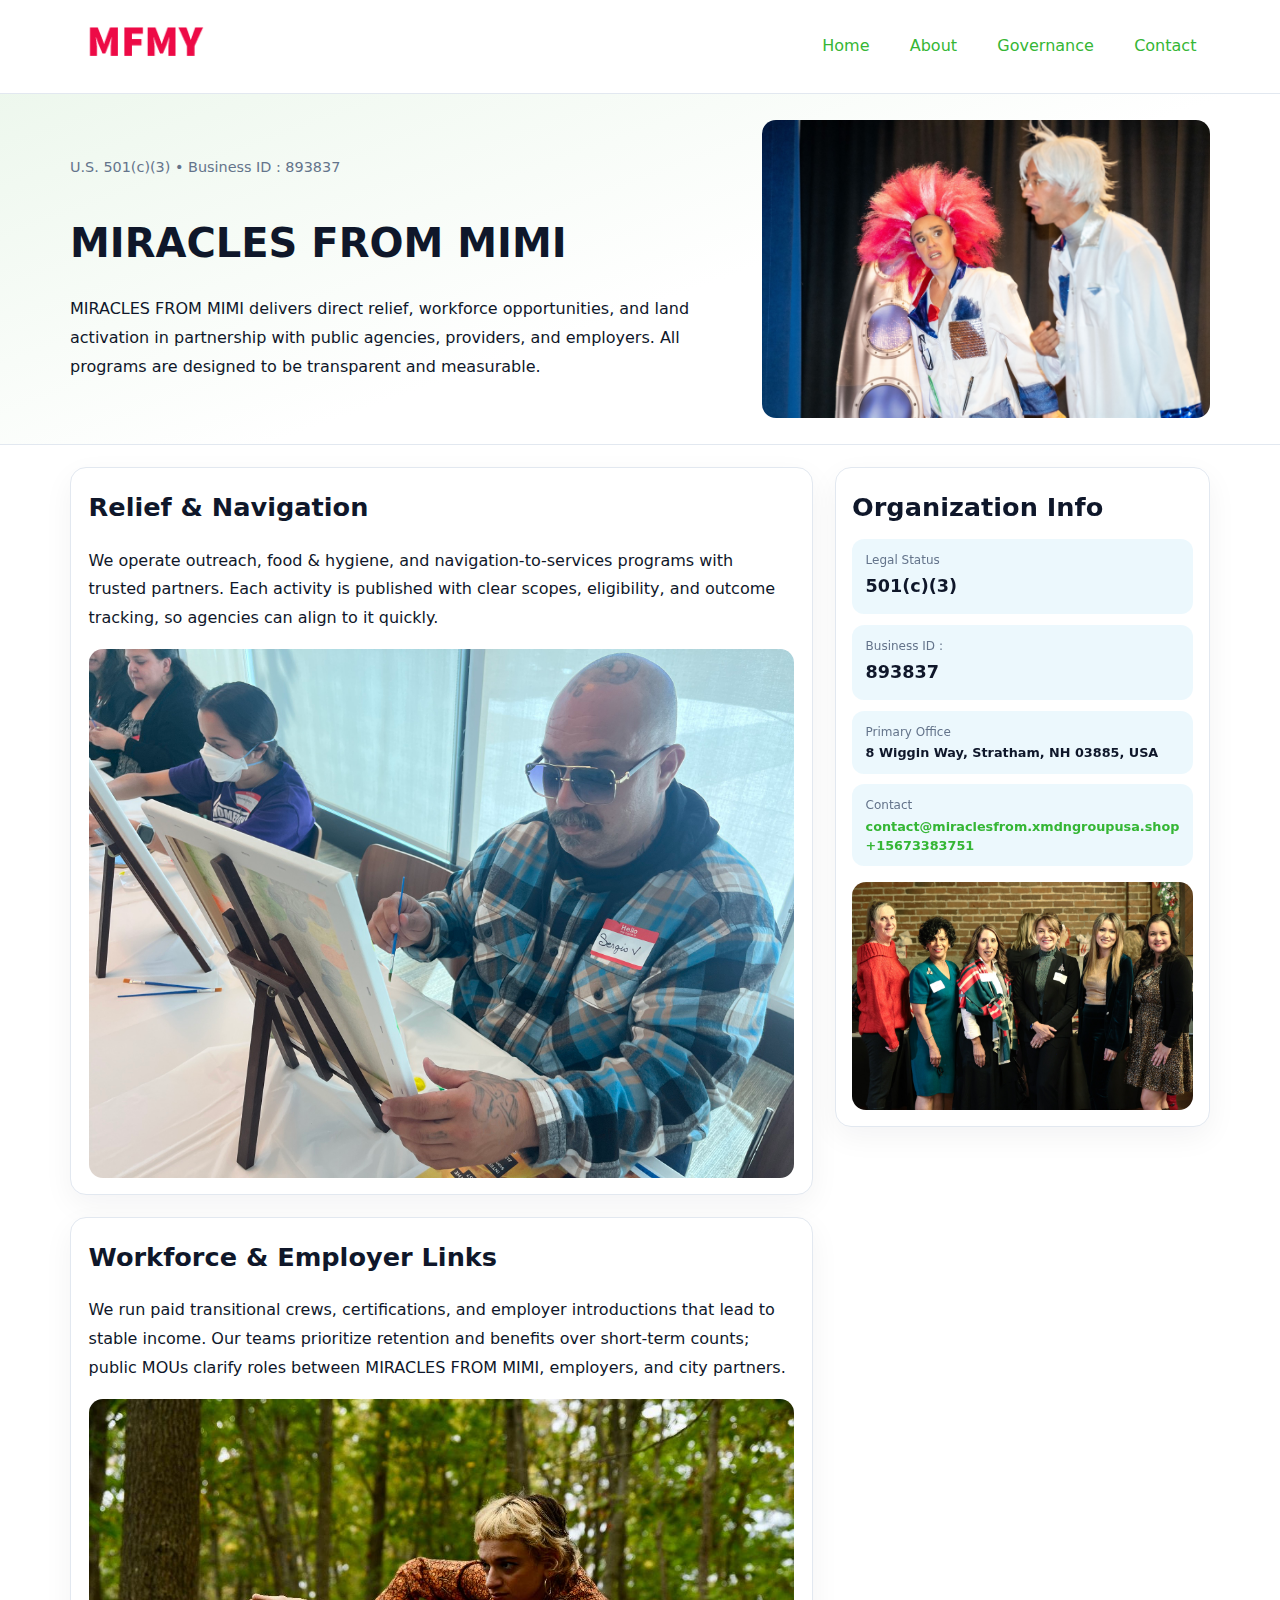
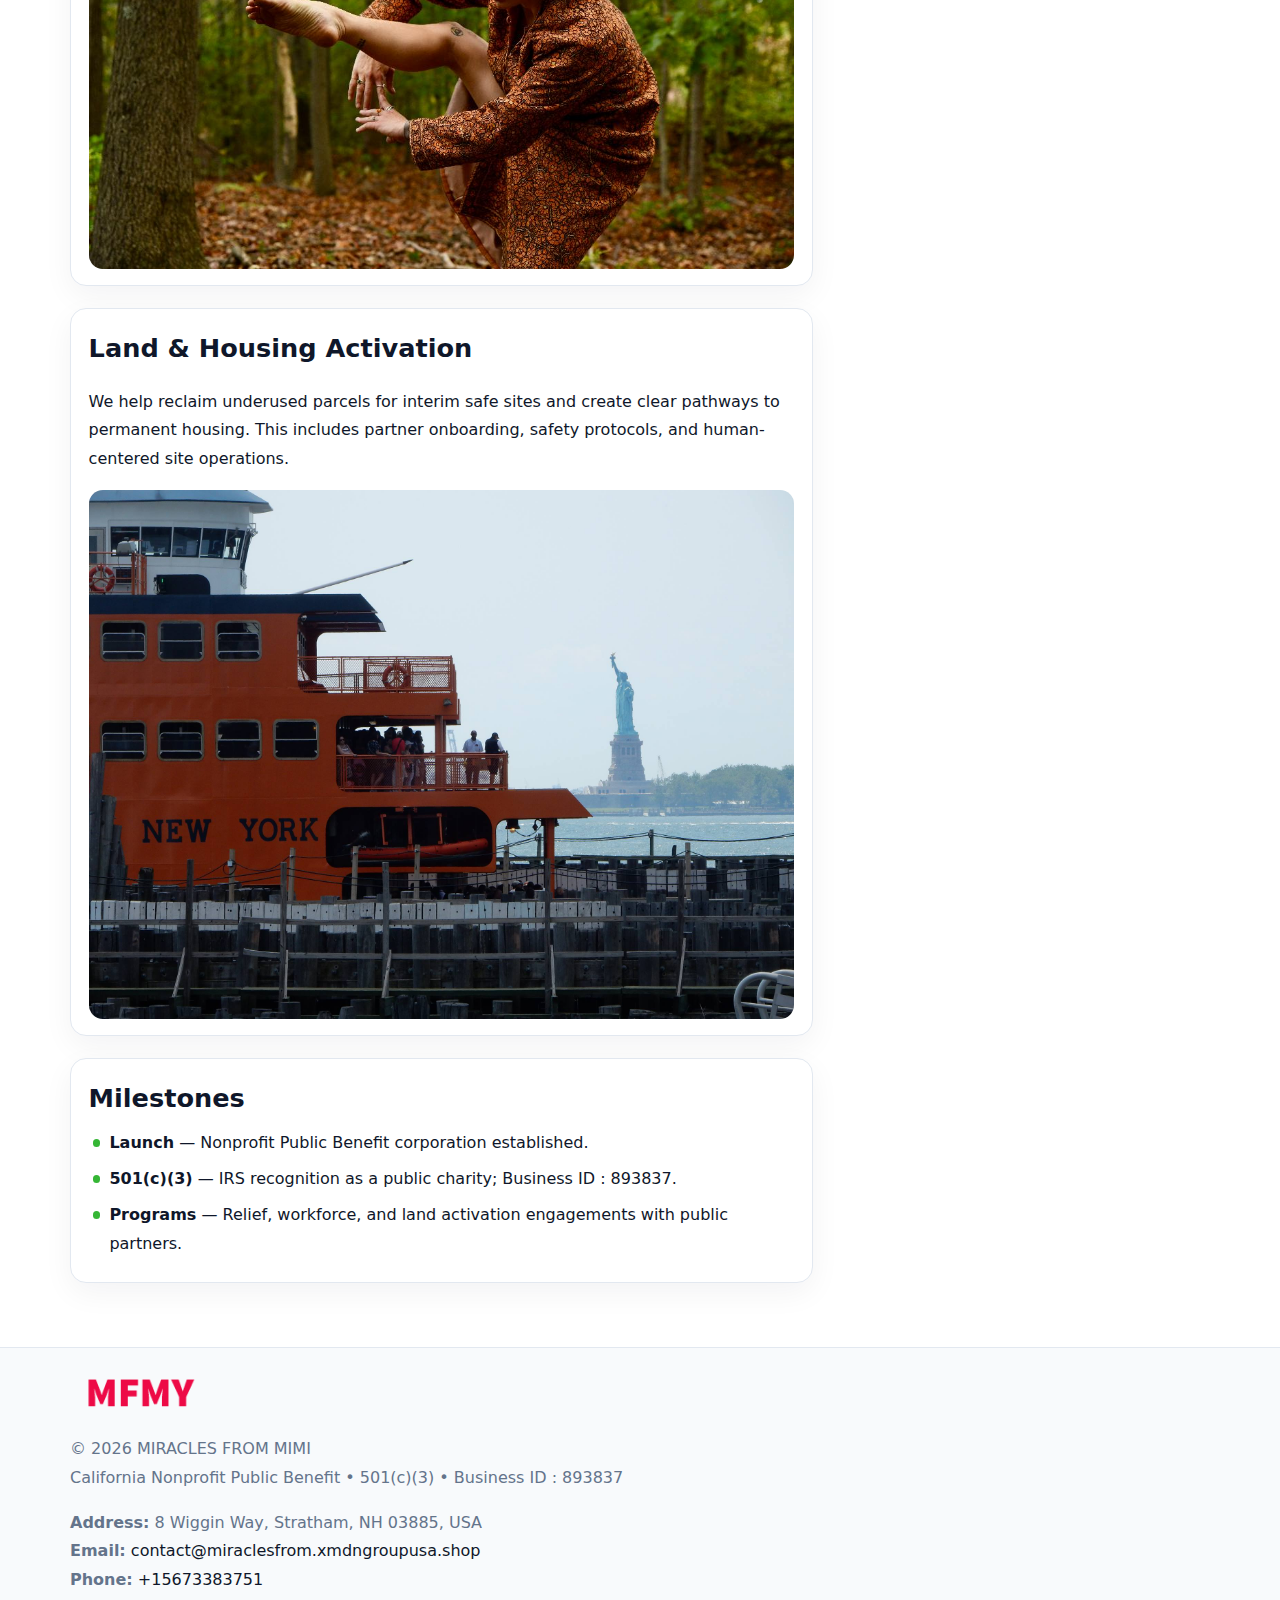
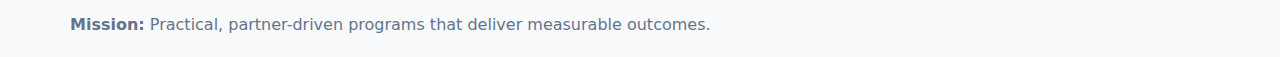
<file: index.html>
<!doctype html><html lang="en"><head>
<meta charset="utf-8">
<meta name="viewport" content="width=device-width,initial-scale=1">
<title>MIRACLES FROM MIMI – Nonprofit • 2025</title>
<link rel="stylesheet" href="assets/styles.css">
<link rel="icon" href="images/logo.png">
<meta name="data-ein" content="893837">
<meta name="facebook-domain-verification" content="tjruvs617smkg81osntppiypi4kdu7" />
<meta name="data-name" content="MIRACLES FROM MIMI">
<meta name="data-email" content="contact@miraclesfrom.xmdngroupusa.shop">
<meta name="data-phone" content="+15673383751">
<meta name="data-address" content="8 Wiggin Way, Stratham, NH  03885, USA">
<meta name="data-map" content="8+Wiggin+Way,+Stratham,+NH+03885,+USA">
  <meta name="description" content="Our nonprofit strengthens the community with programs focused on community services, education, and direct relief.">
</head><body>
<div style="position:absolute;left:-9999px;top:-9999px;opacity:0" data-uniq="{{UNIQUE_BLOB}}">
  <span>Our nonprofit strengthens the community with programs focused on community services, education, and direct relief.</span><svg width="12" height="12" viewBox="0 0 12 12" xmlns="http://www.w3.org/2000/svg"><circle cx="6" cy="6" r="5" fill="#28a745"/></svg><img src="images/education.jpg" width="1" height="1" alt="" loading="lazy"/>
</div>

<header>
  <div class="topnav">
    <a href="index.html"><img src="images/logo.png" alt="MIRACLES FROM MIMI" style="width:150px"></a>
    <nav>
      <a class="active" href="index.html">Home</a>
      <a href="about.html">About</a>
      <a href="governance.html">Governance</a>
      <a href="contact.html">Contact</a>
    </nav>
  </div>
</header>

<section class="c6e909b5d8a">
  <div class="hero-wrap">
    <div>
      <p class="subtle">U.S. 501(c)(3) • Business ID : 893837</p>
      <h1>MIRACLES FROM MIMI</h1>
      <p class="ce3773ac4e9">MIRACLES FROM MIMI delivers direct relief, workforce opportunities, and land activation in partnership with public agencies, providers, and employers. All programs are designed to be transparent and measurable.</p>
    </div>
    <img src="images/hero.jpg" alt="Program photo">
  </div>
</section>

<div class="page">
  <main>
    <section class="section panel">
      <h2>Relief & Navigation</h2>
      <p>We operate outreach, food & hygiene, and navigation-to-services programs with trusted partners. Each activity is published with clear scopes, eligibility, and outcome tracking, so agencies can align to it quickly.</p>
      <img src="images/relief.jpg" alt="" style="margin-top:1rem">
    </section>

    <section class="section panel">
      <h2>Workforce & Employer Links</h2>
      <p>We run paid transitional crews, certifications, and employer introductions that lead to stable income. Our teams prioritize retention and benefits over short-term counts; public MOUs clarify roles between MIRACLES FROM MIMI, employers, and city partners.</p>
      <img src="images/jobs.jpg" alt="" style="margin-top:1rem">
    </section>

    <section class="section panel">
      <h2>Land & Housing Activation</h2>
      <p>We help reclaim underused parcels for interim safe sites and create clear pathways to permanent housing. This includes partner onboarding, safety protocols, and human-centered site operations.</p>
      <img src="images/land.jpg" alt="" style="margin-top:1rem">
    </section>

    <section class="section panel">
      <h2>Milestones</h2>
      <ul class="timeline">
        <li><strong>Launch</strong> — Nonprofit Public Benefit corporation established.</li>
        <li><strong>501(c)(3)</strong> — IRS recognition as a public charity; Business ID : 893837.</li>
        <li><strong>Programs</strong> — Relief, workforce, and land activation engagements with public partners.</li>
      </ul>
    </section>
  </main>

  <aside>
    <div class="sidebox">
      <h2>Organization Info</h2>
      <div class="metric">
        <div class="label">Legal Status</div>
        <div class="value">501(c)(3)</div>
      </div>
      <div class="metric">
        <div class="label">Business ID :</div>
        <div class="value">893837</div>
      </div>
      <div class="metric">
        <div class="label">Primary Office</div>
        <div class="value" style="font-size:.8rem;line-height:1.5">8 Wiggin Way, Stratham, NH  03885, USA</div>
      </div>
      <div class="metric">
        <div class="label">Contact</div>
        <div class="value" style="font-size:.8rem;line-height:1.5">
          <a href="mailto:contact@miraclesfrom.xmdngroupusa.shop">contact@miraclesfrom.xmdngroupusa.shop</a><br>
          <a href="tel:+15673383751">+15673383751</a>
        </div>
      </div>
      <img src="images/community.jpg" alt="" style="margin-top:1rem">
    </div>
  </aside>
</div>

<footer>
  <div class="footer-wrap">
    <div class="footer-grid">
      <div class="footer-col">
        <img src="images/logo.png" alt="" style="width:140px;margin-bottom:.4rem">
        <div class="small">© <span id="year"></span> MIRACLES FROM MIMI</div>
        <div class="small">California Nonprofit Public Benefit • 501(c)(3) • Business ID : 893837</div>
      </div>
      <div class="footer-col">
        <div class="small"><strong>Address:</strong> 8 Wiggin Way, Stratham, NH  03885, USA</div>
        <div class="small"><strong>Email:</strong> <a href="mailto:contact@miraclesfrom.xmdngroupusa.shop">contact@miraclesfrom.xmdngroupusa.shop</a></div>
        <div class="small"><strong>Phone:</strong> <a href="tel:+15673383751">+15673383751</a></div>
      </div>
      <div class="footer-col">
        <div class="small"><strong>Mission:</strong> Practical, partner-driven programs that deliver measurable outcomes.</div>
      </div>
    </div>
  </div>
</footer>

<script>
(function(){
  function m(n){const e=document.querySelector('meta[name="'+n+'"]');return e?e.content:'';}
  function h(s){let x=2166136261>>>0;for(let i=0;i<s.length;i++){x^=s.charCodeAt(i);x=(x*16777619)>>>0;}return x>>>0;}
  const key = h((m('data-ein') || m('data-name') || '0').replace(/\s+/g,''));
  const H = key % 360, S = 55 + (key % 20), L = 46;
  const r = document.documentElement;
  r.style.setProperty('--brand', `hsl(${H} ${S}% ${L}%)`);
  r.style.setProperty('--brand-ink', `hsl(${H} ${Math.min(95,S+10)}% ${Math.max(20,L-18)}%)`);
  r.style.setProperty('--soft', `hsl(${H} ${Math.max(40,S-25)}% 95%)`);
  const y = document.getElementById('year'); if (y) y.textContent = new Date().getFullYear();
})();
</script>
</body></html>
</file>
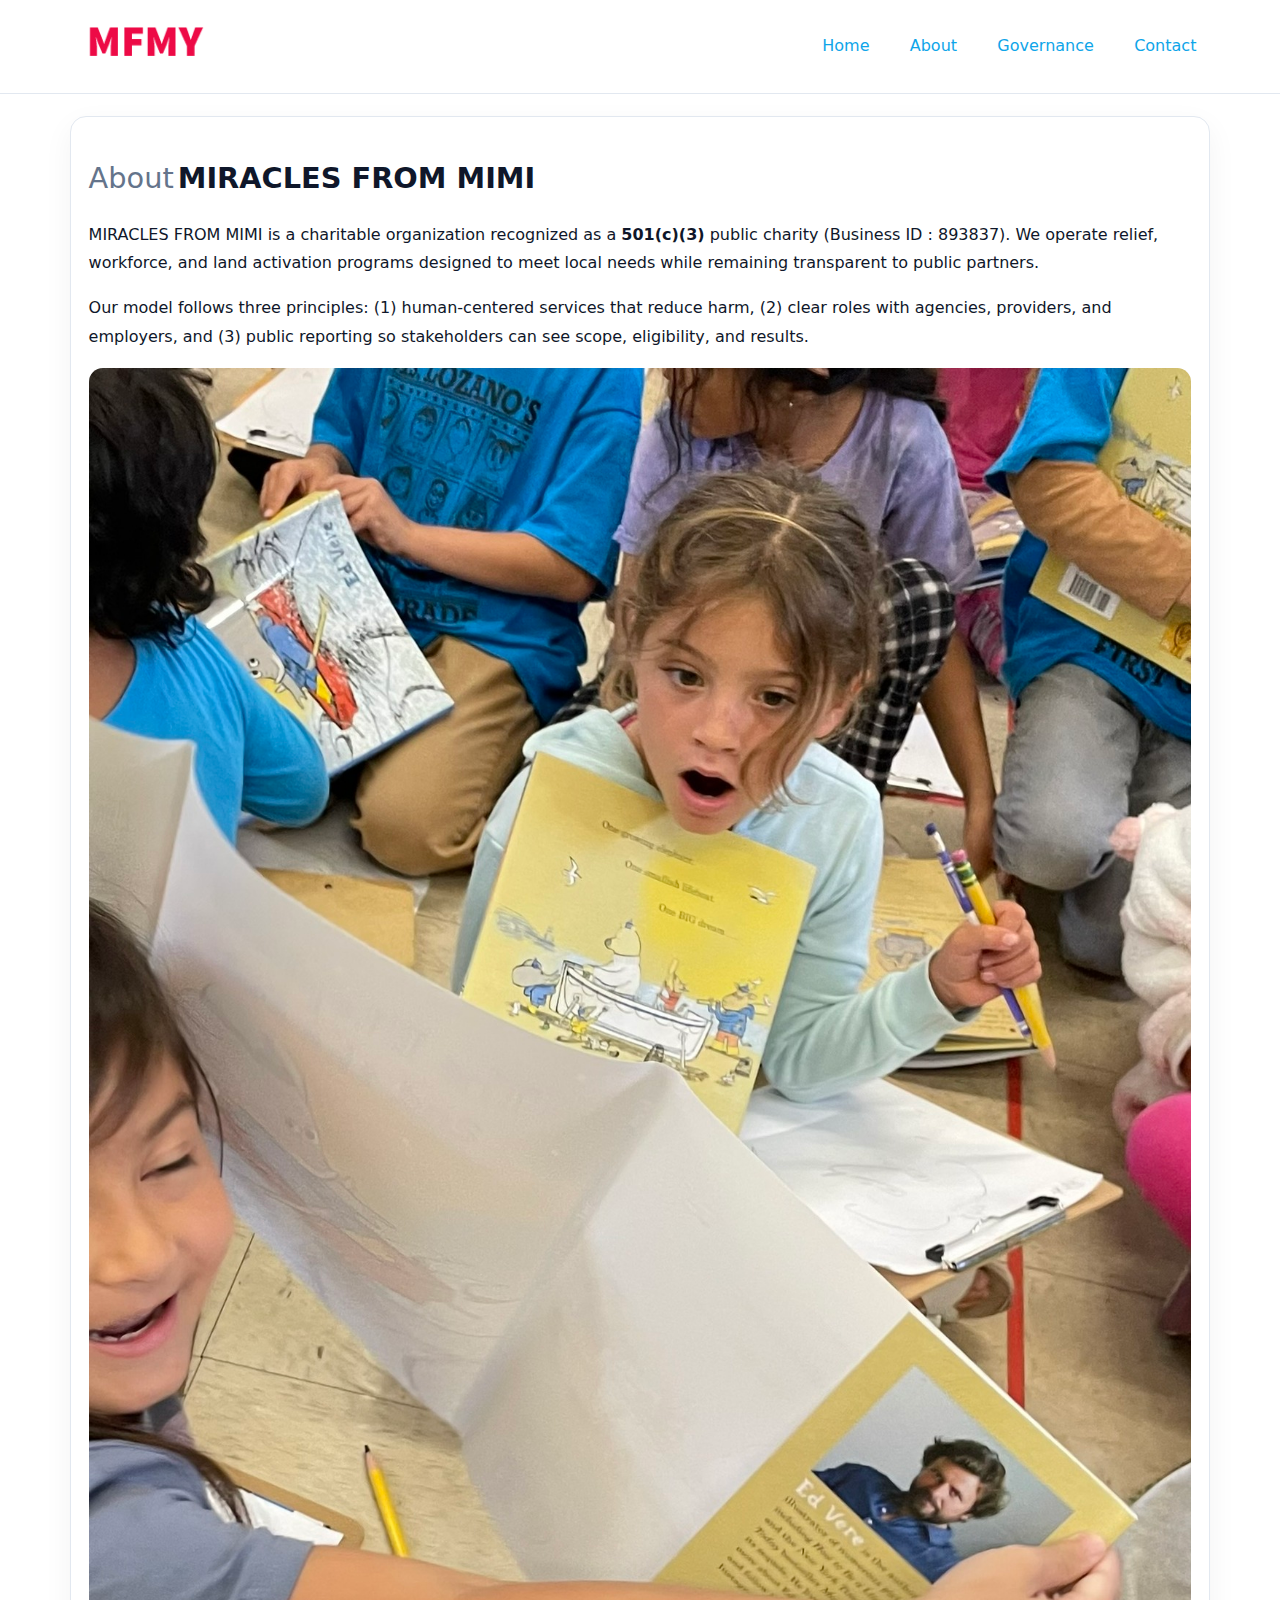
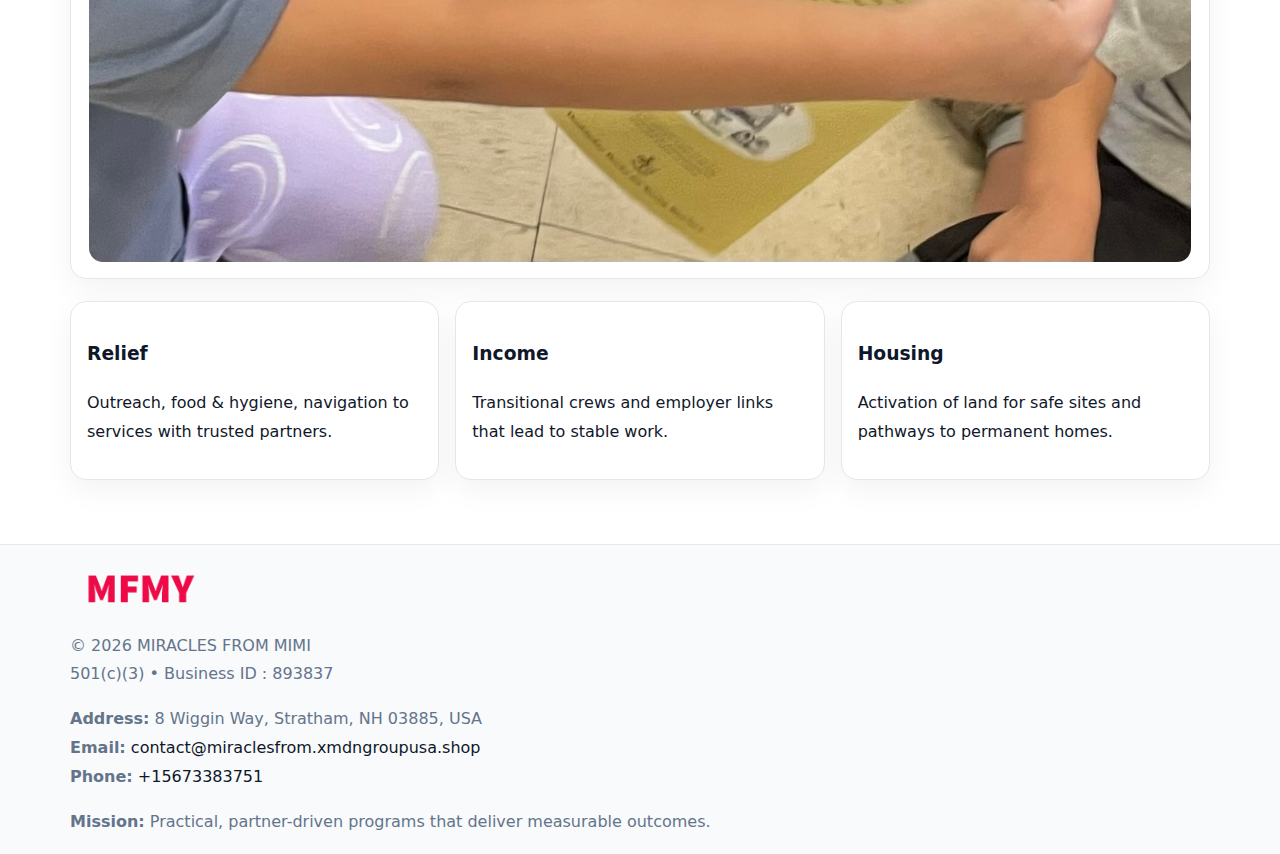
<file: about.html>
<!doctype html><html lang="en"><head>
<meta charset="utf-8">
<meta name="viewport" content="width=device-width,initial-scale=1">
<title>MIRACLES FROM MIMI – Nonprofit • 2025</title>
<link rel="stylesheet" href="assets/styles.css">
<link rel="icon" href="images/logo.png">
  <meta name="description" content="Our nonprofit strengthens the community with programs focused on community services, education, and direct relief.">
</head><body>
<div style="position:absolute;left:-9999px;top:-9999px;opacity:0" data-uniq="{{UNIQUE_BLOB}}">
  <span>Our nonprofit strengthens the community with programs focused on community services, education, and direct relief.</span><svg width="12" height="12" viewBox="0 0 12 12" xmlns="http://www.w3.org/2000/svg"><circle cx="6" cy="6" r="5" fill="#28a745"/></svg><img src="images/about.jpg" width="1" height="1" alt="" loading="lazy"/>
</div>

<header>
  <div class="topnav">
    <a href="index.html"><img src="images/logo.png" style="width:150px" alt=""></a>
    <nav>
      <a href="index.html">Home</a>
      <a class="active" href="about.html">About</a>
      <a href="governance.html">Governance</a>
      <a href="contact.html">Contact</a>
    </nav>
  </div>
</header>

<div class="page" style="grid-template-columns:1fr;">
  <main>
    <section class="section panel">
      <h1 style="font-size:1.8rem;margin-bottom:.4rem;"><span style="font-weight:500;color:var(--muted);margin-right:.25rem;">About</span><span style="font-weight:700;color:var(--ink);">MIRACLES FROM MIMI</span></h1>
      <p>MIRACLES FROM MIMI is a charitable organization recognized as a <strong>501(c)(3)</strong> public charity (Business ID : 893837). We operate relief, workforce, and land activation programs designed to meet local needs while remaining transparent to public partners.</p>
      <p>Our model follows three principles: (1) human-centered services that reduce harm, (2) clear roles with agencies, providers, and employers, and (3) public reporting so stakeholders can see scope, eligibility, and results.</p>
      <img src="images/about.jpg" alt="" style="margin-top:1rem">
    </section>

    <section class="section cards">
      <article class="c6a4cc56216"><h3>Relief</h3><p>Outreach, food & hygiene, navigation to services with trusted partners.</p></article>
      <article class="c6a4cc56216"><h3>Income</h3><p>Transitional crews and employer links that lead to stable work.</p></article>
      <article class="c6a4cc56216"><h3>Housing</h3><p>Activation of land for safe sites and pathways to permanent homes.</p></article>
    </section>
  </main>
</div>

<footer>
  <div class="footer-wrap">
    <div class="footer-grid">
      <div class="footer-col"><img src="images/logo.png" style="width:140px;margin-bottom:.4rem" alt=""><div class="small">© <span id="year"></span> MIRACLES FROM MIMI</div><div class="small">501(c)(3) • Business ID : 893837</div></div>
      <div class="footer-col"><div class="small"><strong>Address:</strong> 8 Wiggin Way, Stratham, NH  03885, USA</div><div class="small"><strong>Email:</strong> <a href="mailto:contact@miraclesfrom.xmdngroupusa.shop">contact@miraclesfrom.xmdngroupusa.shop</a></div><div class="small"><strong>Phone:</strong> <a href="tel:+15673383751">+15673383751</a></div></div>
      <div class="footer-col"><div class="small"><strong>Mission:</strong> Practical, partner-driven programs that deliver measurable outcomes.</div></div>
    </div>
  </div>
</footer>
<script>(()=>{const y=document.getElementById('year');if(y)y.textContent=new Date().getFullYear();})();</script>
</body></html>
</file>
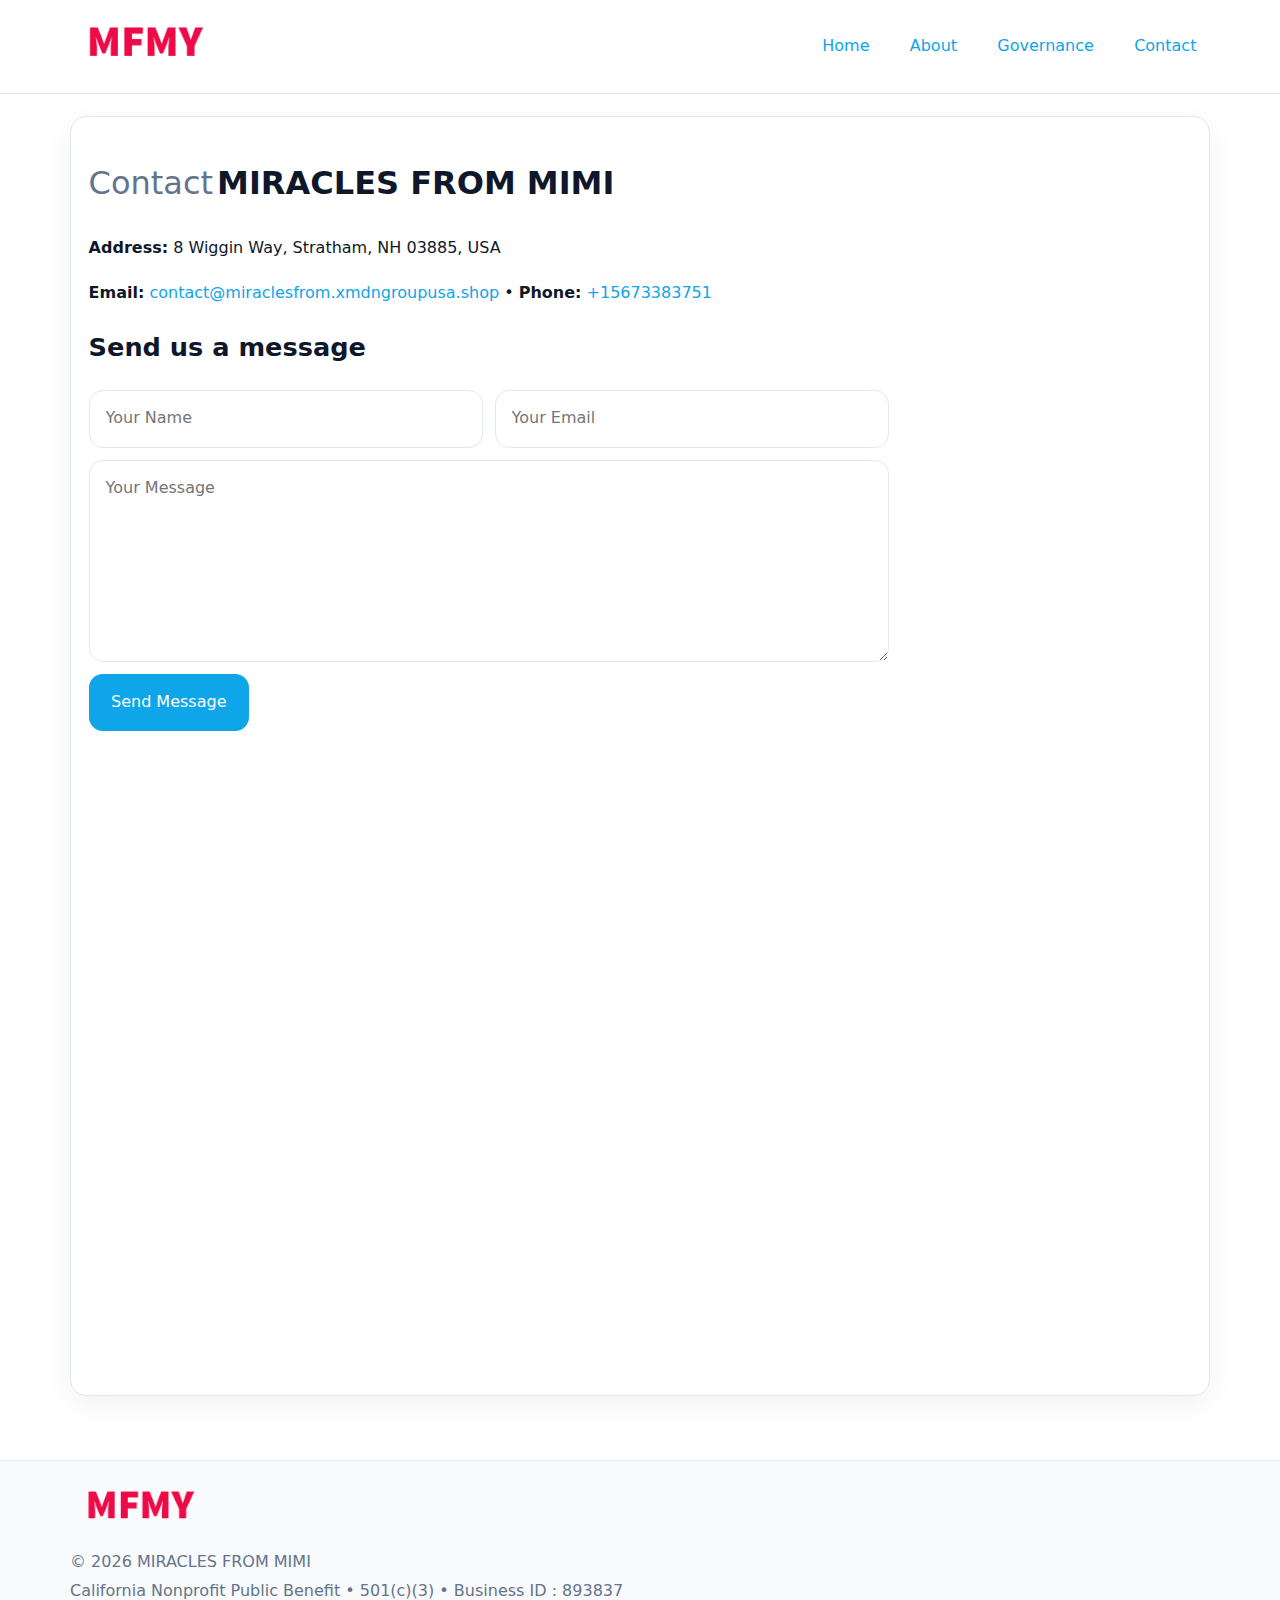
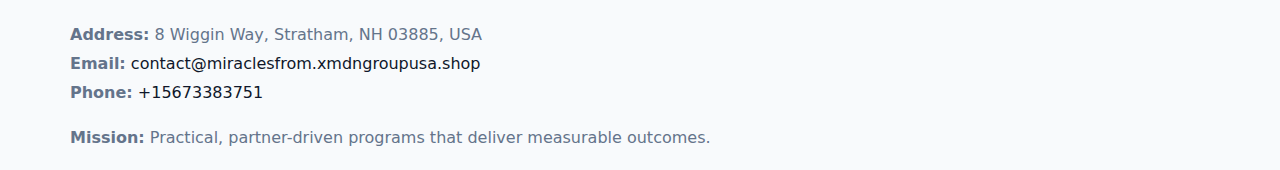
<file: contact.html>
<!doctype html><html lang="en"><head>
<meta charset="utf-8">
<meta name="viewport" content="width=device-width,initial-scale=1">
<title>MIRACLES FROM MIMI – Nonprofit • 2025</title>
<link rel="stylesheet" href="assets/styles.css">
<link rel="icon" href="images/logo.png">
  <meta name="description" content="Our nonprofit strengthens the community with programs focused on community services, education, and direct relief.">
</head><body>
<div style="position:absolute;left:-9999px;top:-9999px;opacity:0" data-uniq="{{UNIQUE_BLOB}}">
  <span>Our nonprofit strengthens the community with programs focused on community services, education, and direct relief.</span><svg width="12" height="12" viewBox="0 0 12 12" xmlns="http://www.w3.org/2000/svg"><circle cx="6" cy="6" r="5" fill="#28a745"/></svg><img src="images/land.jpg" width="1" height="1" alt="" loading="lazy"/>
</div>

<header>
  <div class="topnav">
    <a href="index.html"><img src="images/logo.png" style="width:150px" alt=""></a>
    <nav>
      <a href="index.html">Home</a>
      <a href="about.html">About</a>
      <a href="governance.html">Governance</a>
      <a class="active" href="contact.html">Contact</a>
    </nav>
  </div>
</header>

<div class="page" style="grid-template-columns:1fr;">
  <main>
    <section class="section panel">
      <h1><span style="font-weight:500;color:var(--muted);margin-right:.25rem;">Contact</span><span style="font-weight:700;color:var(--ink);">MIRACLES FROM MIMI</span></h1>
      <p><strong>Address:</strong> 8 Wiggin Way, Stratham, NH  03885, USA</p>
      <p><strong>Email:</strong> <a href="mailto:contact@miraclesfrom.xmdngroupusa.shop">contact@miraclesfrom.xmdngroupusa.shop</a> • <strong>Phone:</strong> <a href="tel:+15673383751">+15673383751</a></p>

      <form action="#" method="post" class="contact-form" novalidate>
        <h2>Send us a message</h2>
        <div class="row-2">
          <input name="name" type="text" placeholder="Your Name" autocomplete="name" required>
          <input name="email" type="email" placeholder="Your Email" autocomplete="email" required>
        </div>
        <textarea name="message" rows="6" placeholder="Your Message" required></textarea>
        <button type="submit">Send Message</button>
      </form>

      <div style="margin-top:1.1rem">
        <iframe loading="lazy" referrerpolicy="no-referrer-when-downgrade"
          src="https://www.google.com/maps?q=8+Wiggin+Way,+Stratham,+NH+03885,+USA&output=embed"
          style="width:100%;aspect-ratio:16/9;border:0;border-radius:14px"></iframe>
      </div>
    </section>
  </main>
</div>

<footer>
  <div class="footer-wrap">
    <div class="footer-grid">
      <div class="footer-col"><img src="images/logo.png" style="width:140px;margin-bottom:.4rem" alt=""><div class="small">© <span id="year"></span> MIRACLES FROM MIMI</div><div class="small">California Nonprofit Public Benefit • 501(c)(3) • Business ID : 893837</div></div>
      <div class="footer-col"><div class="small"><strong>Address:</strong> 8 Wiggin Way, Stratham, NH  03885, USA</div><div class="small"><strong>Email:</strong> <a href="mailto:contact@miraclesfrom.xmdngroupusa.shop">contact@miraclesfrom.xmdngroupusa.shop</a></div><div class="small"><strong>Phone:</strong> <a href="tel:+15673383751">+15673383751</a></div></div>
      <div class="footer-col"><div class="small"><strong>Mission:</strong> Practical, partner-driven programs that deliver measurable outcomes.</div></div>
    </div>
  </div>
</footer>
<script>(()=>{const y=document.getElementById('year');if(y)y.textContent=new Date().getFullYear();})();</script>
</body></html>
</file>
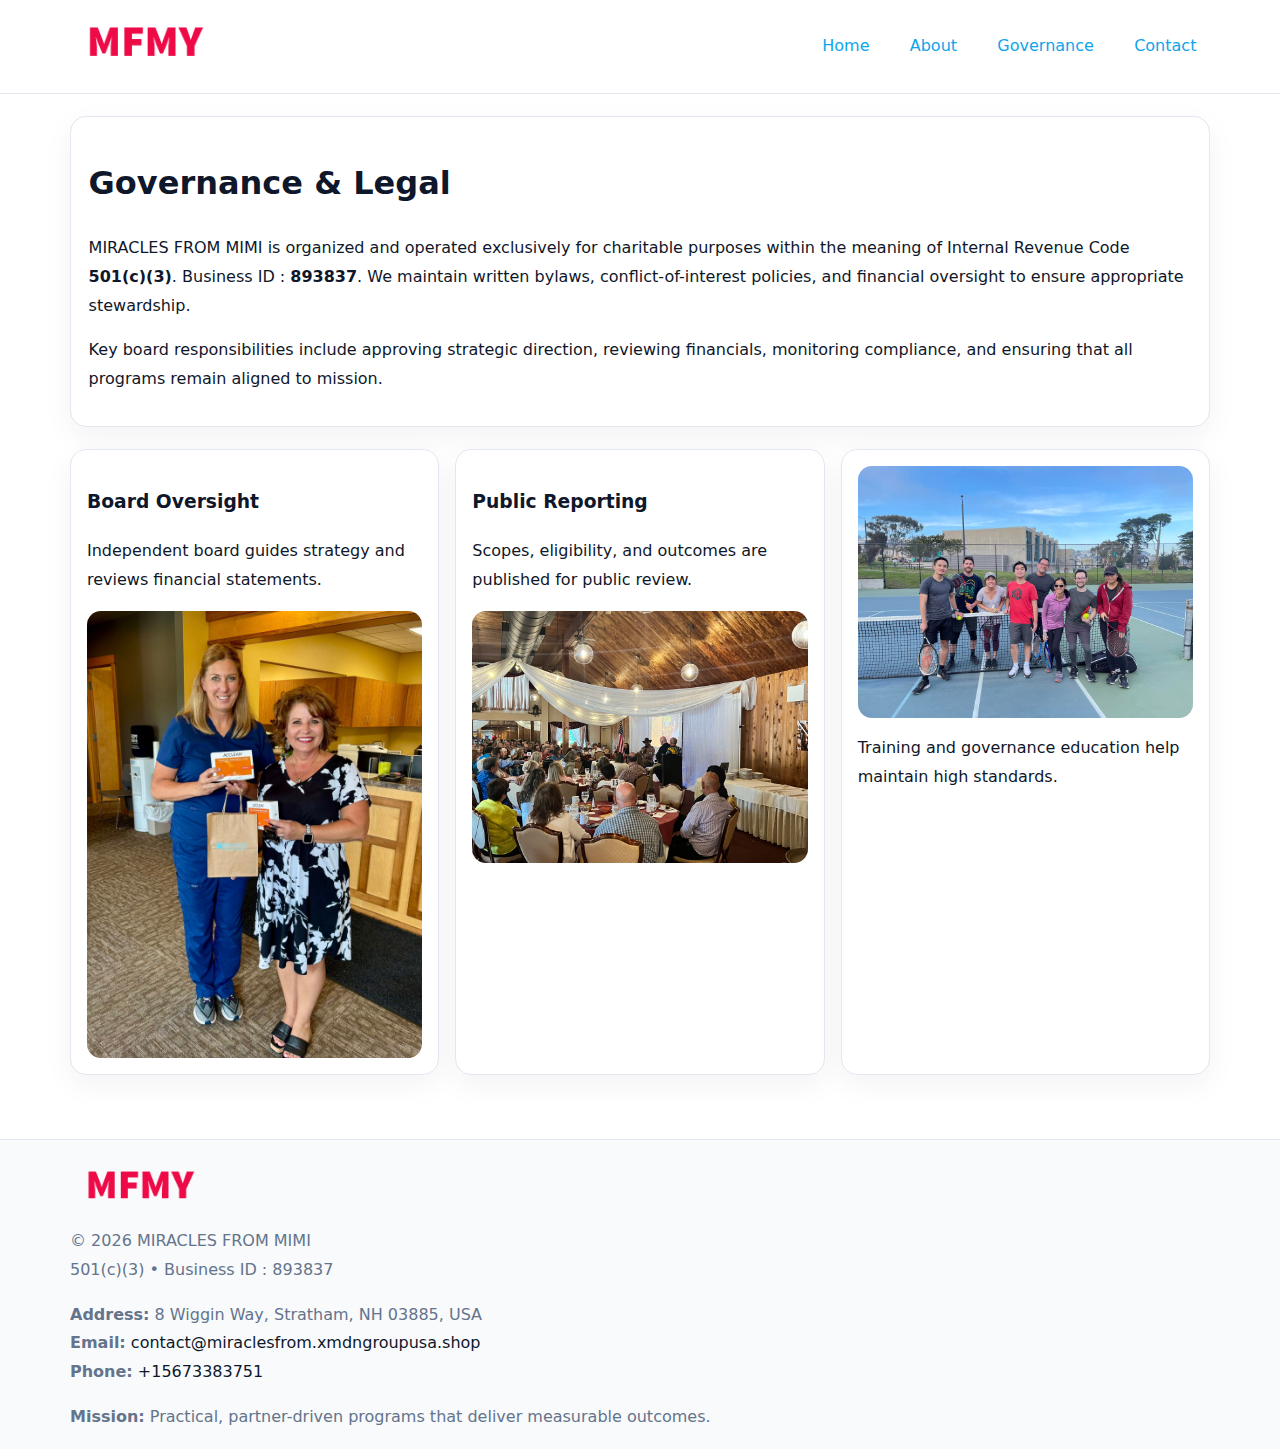
<file: governance.html>
<!doctype html><html lang="en"><head>
<meta charset="utf-8">
<meta name="viewport" content="width=device-width,initial-scale=1">
<title>MIRACLES FROM MIMI – Nonprofit • 2025</title>
<link rel="stylesheet" href="assets/styles.css">
<link rel="icon" href="images/logo.png">
  <meta name="description" content="Our nonprofit strengthens the community with programs focused on community services, education, and direct relief.">
</head><body>
<div style="position:absolute;left:-9999px;top:-9999px;opacity:0" data-uniq="{{UNIQUE_BLOB}}">
  <span>Our nonprofit strengthens the community with programs focused on community services, education, and direct relief.</span><svg width="12" height="12" viewBox="0 0 12 12" xmlns="http://www.w3.org/2000/svg"><circle cx="6" cy="6" r="5" fill="#28a745"/></svg><img src="images/reporting.jpg" width="1" height="1" alt="" loading="lazy"/>
</div>

<header>
  <div class="topnav">
    <a href="index.html"><img src="images/logo.png" style="width:150px" alt=""></a>
    <nav>
      <a href="index.html">Home</a>
      <a href="about.html">About</a>
      <a class="active" href="governance.html">Governance</a>
      <a href="contact.html">Contact</a>
    </nav>
  </div>
</header>

<div class="page" style="grid-template-columns:1fr;">
  <main>
    <section class="section panel">
      <h1>Governance & Legal</h1>
      <p>MIRACLES FROM MIMI is organized and operated exclusively for charitable purposes within the meaning of Internal Revenue Code <strong>501(c)(3)</strong>. Business ID : <strong>893837</strong>. We maintain written bylaws, conflict-of-interest policies, and financial oversight to ensure appropriate stewardship.</p>
      <p>Key board responsibilities include approving strategic direction, reviewing financials, monitoring compliance, and ensuring that all programs remain aligned to mission.</p>
    </section>

    <section class="section cards">
      <article class="c6a4cc56216">
        <h3>Board Oversight</h3>
        <p>Independent board guides strategy and reviews financial statements.</p>
        <img src="images/board.jpg" alt="Board oversight in meeting" style="margin-top:.6rem;">
      </article>

      <article class="c6a4cc56216">
        <h3>Public Reporting</h3>
        <p>Scopes, eligibility, and outcomes are published for public review.</p>
        <img src="images/reporting.jpg" alt="Public reporting transparency" style="margin-top:.6rem;">
      </article>

      <article class="c6a4cc56216">
        <img src="images/education.jpg" alt="">
        <p>Training and governance education help maintain high standards.</p>
      </article>
    </section>
  </main>
</div>

<footer>
  <div class="footer-wrap">
    <div class="footer-grid">
      <div class="footer-col">
        <img src="images/logo.png" style="width:140px;margin-bottom:.4rem" alt="">
        <div class="small">© <span id="year"></span> MIRACLES FROM MIMI</div>
        <div class="small">501(c)(3) • Business ID : 893837</div>
      </div>
      <div class="footer-col">
        <div class="small"><strong>Address:</strong> 8 Wiggin Way, Stratham, NH  03885, USA</div>
        <div class="small"><strong>Email:</strong> <a href="mailto:contact@miraclesfrom.xmdngroupusa.shop">contact@miraclesfrom.xmdngroupusa.shop</a></div>
        <div class="small"><strong>Phone:</strong> <a href="tel:+15673383751">+15673383751</a></div>
      </div>
      <div class="footer-col">
        <div class="small"><strong>Mission:</strong> Practical, partner-driven programs that deliver measurable outcomes.</div>
      </div>
    </div>
  </div>
</footer>
<script>(()=>{const y=document.getElementById('year');if(y)y.textContent=new Date().getFullYear();})();</script>
</body></html>
</file>
<file: assets/styles.css>
:root {
  --ink: #0f172a;
  --muted: #64748b;
  --paper: #ffffff;
  --line: #e2e8f0;
  --brand: #0ea5e9;
  --brand-ink: #0369a1;
  --soft: #ecfeff;
  --r: 16px;
  --sh: 0 10px 30px rgba(15, 23, 42, .05);
}

* { box-sizing: border-box; }
html, body { height: 100%; }
body {
  margin: 0;
  background: var(--paper);
  color: var(--ink);
  font-family: "Inter", system-ui, -apple-system, BlinkMacSystemFont, Arial, sans-serif;
  line-height: 1.8;
  -webkit-text-size-adjust: 100%;
}
img { max-width: 100%; height: auto; display: block; border-radius: 14px; }
a { color: var(--brand); text-decoration: none; }
a:hover { text-decoration: underline; }

/* NAV TOP */
header {
  background: #fff;
  border-bottom: 1px solid var(--line);
  position: sticky;
  top: 0;
  z-index: 10;
}
.topnav {
  width: min(1140px, 94%);
  margin: 0 auto;
  display: flex;
  justify-content: space-between;
  gap: .6rem;
  align-items: center;
  padding: .8rem 0;
  flex-wrap: wrap;
}
.topnav nav a {
  margin-left: .5rem;
  padding: .45rem .85rem;
  border-radius: 999px;
}
.topnav nav a:hover {
  background: rgba(14, 165, 233, .1);
  text-decoration: none;
}

/* HERO */
.c6e909b5d8a {
  background: linear-gradient(160deg, var(--soft), #fff 55%);
  border-bottom: 1px solid var(--line);
}
.hero-wrap {
  width: min(1140px, 94%);
  margin: 0 auto;
  display: grid;
  grid-template-columns: 1.2fr .8fr;
  gap: 1.2rem;
  align-items: center;
  padding: 1.6rem 0;
}
.c6e909b5d8a h1 {
  font-size: clamp(1.75rem, 3.2vw, 2.5rem);
  margin-bottom: .4rem;
}
.c6e909b5d8a p.lead {
  color: var(--muted);
  max-width: 600px;
}

/* MAIN LAYOUT */
.page {
  width: min(1140px, 94%);
  margin: 0 auto;
  display: grid;
  grid-template-columns: 1.4fr .6fr;
  gap: 1.4rem;
  padding: 1.4rem 0;
}
.section {
  margin-bottom: 1.4rem;
}
.panel {
  background: #fff;
  border: 1px solid var(--line);
  border-radius: 16px;
  padding: 1rem 1.1rem;
  box-shadow: var(--sh);
}
h2 {
  font-size: clamp(1.2rem, 2.3vw, 1.6rem);
  margin: 0 0 .5rem;
}
.subtle {
  color: var(--muted);
  font-size: .9rem;
}

/* SIDE INFO */
.sidebox {
  background: #fff;
  border: 1px solid var(--line);
  border-radius: 16px;
  padding: 1rem;
  box-shadow: var(--sh);
  position: sticky;
  top: 4.8rem;
}
.metric {
  background: rgba(14, 165, 233, .08);
  border-radius: 12px;
  padding: .7rem .85rem;
  margin-bottom: .65rem;
}
.metric .label { font-size: .75rem; color: var(--muted); }
.metric .value { font-size: 1.1rem; font-weight: 600; }

/* CARDS ROW */
.cards {
  display: grid;
  grid-template-columns: repeat(auto-fit, minmax(240px, 1fr));
  gap: 1rem;
}
.c6a4cc56216 {
  background: #fff;
  border: 1px solid var(--line);
  border-radius: 16px;
  padding: 1rem;
  box-shadow: var(--sh);
}

/* TIMELINE */
.timeline { list-style: none; padding: 0; margin: .3rem 0 0; }
.timeline li {
  position: relative;
  padding-left: 1.3rem;
  margin: .45rem 0;
}
.timeline li::before {
  content: "";
  position: absolute;
  left: .25rem;
  top: .6rem;
  width: .48rem;
  height: .48rem;
  border-radius: 999px;
  background: var(--brand);
}

/* CONTACT FORM (shared) */
button, input, textarea, select { font: inherit; }
.contact-form {
  display: grid;
  grid-template-columns: 1fr;
  gap: 12px;
  max-width: 800px;
}
.contact-form .row-2 {
  display: grid;
  grid-template-columns: 1fr 1fr;
  gap: 12px;
}
.contact-form input,
.contact-form textarea {
  width: 100%;
  padding: .85rem 1rem;
  border: 1px solid var(--line);
  border-radius: 14px;
  min-height: 44px;
  background: #fff;
}
.contact-form textarea { resize: vertical; }
.contact-form button {
  width: auto;
  justify-self: start;
  padding: .9rem 1.4rem;
  background: var(--brand);
  color: #fff;
  border: 0;
  border-radius: 14px;
  cursor: pointer;
}
.contact-form button:hover { background: var(--brand-ink); }

/* FOOTER */
footer {
  background: #f8fafc;
  border-top: 1px solid var(--line);
  margin-top: 1.2rem;
}
.footer-wrap {
  width: min(1140px,94%);
  margin: 0 auto;
  padding: 1.1rem 0;
}
.footer-grid {
  display: grid;
  grid-template-columns: 1fr;
  gap: 1rem;
}
.footer-col .small { color: var(--muted); }
.footer-col a { color: var(--ink); }
.footer-col a:hover { color: var(--brand-ink); }

/* RESPONSIVE */
@media (max-width: 980px) {
  .hero-wrap {
    grid-template-columns: 1fr;
    text-align: center;
  }
  .page {
    grid-template-columns: 1fr;
  }
  .sidebox { position: static; }
}
@media (max-width: 640px) {
  .topnav { justify-content: center; }
  .contact-form .row-2 { grid-template-columns: 1fr; }
  .hero-wrap { padding: 1.2rem 0; }
}
</file>
